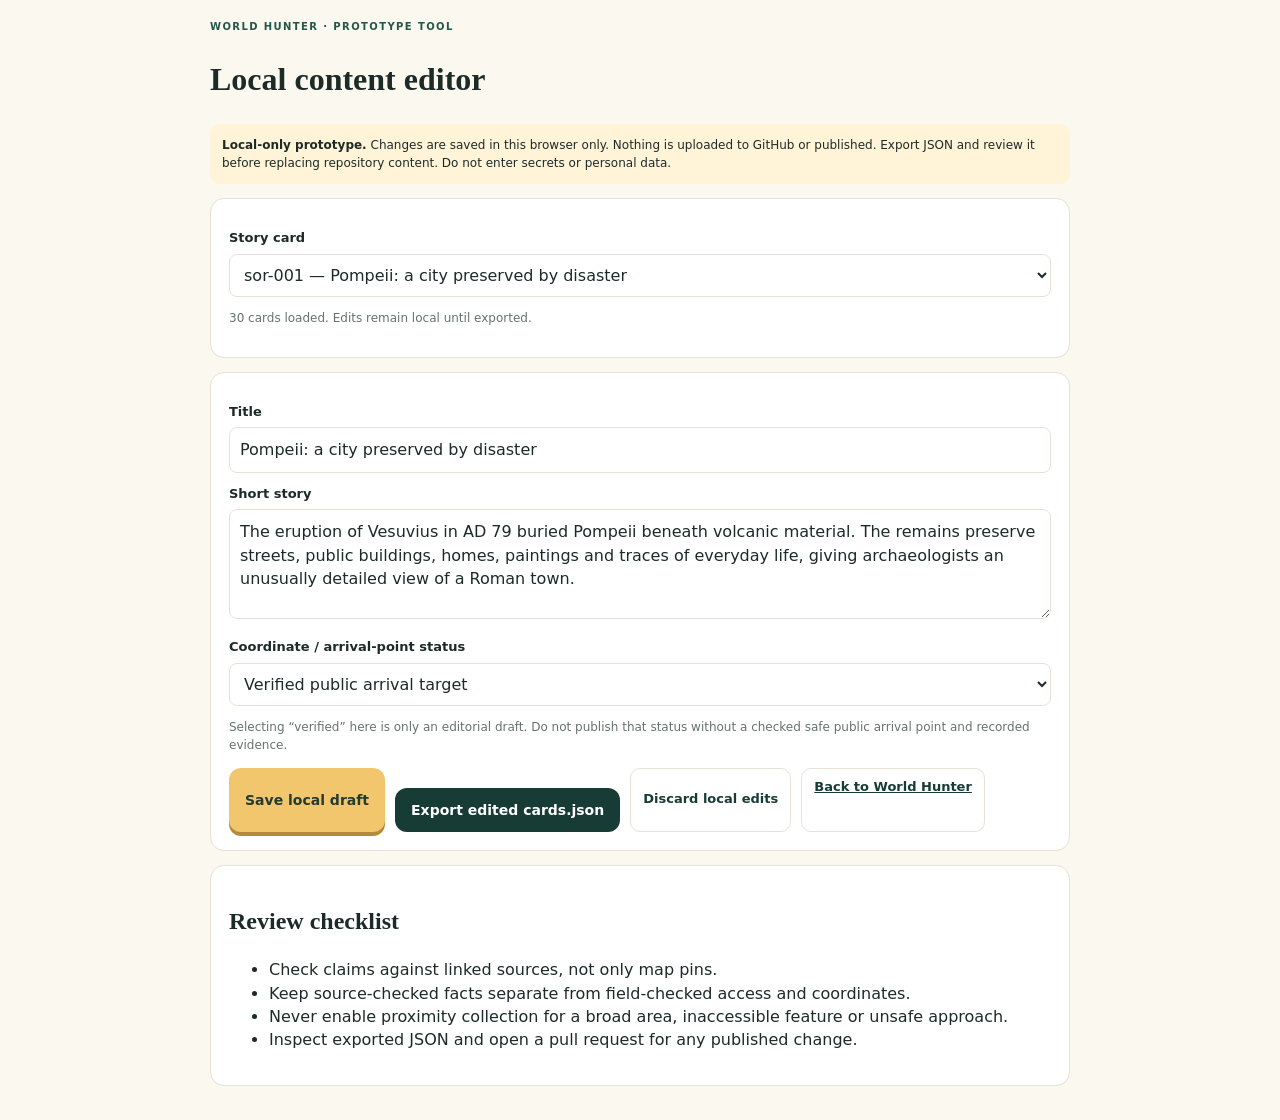
<file: admin.html>
<!doctype html><html lang="en"><head><meta charset="utf-8"><meta name="viewport" content="width=device-width,initial-scale=1"><meta name="theme-color" content="#173c35"><link rel="manifest" href="manifest.webmanifest"><link rel="stylesheet" href="styles.css"><title>World Hunter · Local content editor</title></head><body><main class="admin-page"><p class="eyebrow">WORLD HUNTER · PROTOTYPE TOOL</p><h1>Local content editor</h1><p class="warning-note"><b>Local-only prototype.</b> Changes are saved in this browser only. Nothing is uploaded to GitHub or published. Export JSON and review it before replacing repository content. Do not enter secrets or personal data.</p><div class="admin-panel"><label for="cardSelect">Story card</label><select id="cardSelect"><option>Loading content…</option></select><p id="editorStatus" class="status-note" role="status">Loading the published content pack…</p></div><form id="editorForm" class="admin-panel"><label for="cardTitle">Title</label><input id="cardTitle" required maxlength="160"><label for="cardStory">Short story</label><textarea id="cardStory" required maxlength="4000"></textarea><label for="coordinateStatus">Coordinate / arrival-point status</label><select id="coordinateStatus"><option value="needs_target_verification">Research checked; arrival point unverified</option><option value="verified_target">Verified public arrival target</option><option value="observation_only">Observation only; no proximity collection</option><option value="no_pin">Context story; no standalone map pin</option></select><p class="status-note">Selecting “verified” here is only an editorial draft. Do not publish that status without a checked safe public arrival point and recorded evidence.</p><div class="admin-actions"><button class="primary-button" type="submit">Save local draft</button><button class="secondary-button" id="exportBtn" type="button">Export edited cards.json</button><button class="quiet-button" id="resetBtn" type="button">Discard local edits</button><a class="quiet-button" href="./index.html">Back to World Hunter</a></div></form><div class="admin-panel"><h2>Review checklist</h2><ul><li>Check claims against linked sources, not only map pins.</li><li>Keep source-checked facts separate from field-checked access and coordinates.</li><li>Never enable proximity collection for a broad area, inaccessible feature or unsafe approach.</li><li>Inspect exported JSON and open a pull request for any published change.</li></ul></div></main><script src="admin.js"></script></body></html>
</file>
<file: styles.css>
:root{--forest:#173c35;--forest2:#24574b;--mint:#d8e8d9;--paper:#fbf8ef;--ink:#1d2b28;--muted:#66736d;--gold:#f2c66d;--line:#e6e2d7;--coral:#d86e50;--white:#fff;--shadow:0 12px 32px #172c2410}*{box-sizing:border-box}body{margin:0;background:var(--paper);color:var(--ink);font-family:ui-rounded,"Avenir Next",Avenir,system-ui,-apple-system,sans-serif;line-height:1.45}button,select{font:inherit}button{cursor:pointer}button:focus-visible,select:focus-visible{outline:3px solid #e4a93b;outline-offset:3px}.topbar{height:76px;display:flex;align-items:center;gap:12px;padding:0 max(18px,calc((100vw - 1080px)/2));background:var(--forest);color:white}.brand-mark{width:42px;height:42px;border-radius:14px;display:grid;place-items:center;background:var(--gold);color:var(--forest);font-size:28px}.brand h1{font-size:20px;line-height:1.1;margin:2px 0 0}.eyebrow{font-size:10px;font-weight:800;letter-spacing:.14em;color:var(--forest2);margin:0 0 5px}.topbar .eyebrow{color:#b6d3c4}.icon-button{margin-left:auto;background:#ffffff18;border:1px solid #ffffff38;color:white;border-radius:12px;width:42px;height:42px;font-size:25px}.hero{position:relative;overflow:hidden;background:var(--forest);color:white;padding:26px max(20px,calc((100vw - 1040px)/2)) 34px;min-height:245px;display:flex;justify-content:space-between;gap:20px}.hero h2{font-family:Georgia,serif;font-size:clamp(32px,5vw,48px);line-height:1.04;letter-spacing:-.035em;margin:8px 0 12px}.light{color:var(--gold)}.hero-copy{color:#d3e2d8;max-width:390px;margin:0 0 20px}.hero-actions{display:flex;align-items:center;gap:12px;flex-wrap:wrap}.primary-button,.secondary-button{border:0;border-radius:12px;background:var(--gold);color:#233b32;font-weight:800;padding:12px 16px;box-shadow:0 4px 0 #b48a3f;font-size:14px}.status{font-size:12px;color:#d2e0d8}.hero-art{width:160px;min-width:110px;height:160px;border:1px solid #ffffff38;border-radius:48% 52% 42% 58%;margin:10px 4% 0 0;display:grid;place-items:center;position:relative;color:var(--gold);transform:rotate(-8deg);background:radial-gradient(ellipse at center,#ffffff0c,transparent 65%)}.hero-art b{font-family:Georgia,serif;font-size:96px;font-weight:400;color:#f2c66d35}.hero-art span,.hero-art i{position:absolute;font-size:30px}.hero-art span{top:10px;left:18px}.hero-art i{bottom:14px;right:18px}.tabs{display:flex;gap:6px;padding:12px max(18px,calc((100vw - 1040px)/2));background:#fff;border-bottom:1px solid var(--line);position:sticky;top:0;z-index:500}.tab{border:0;background:transparent;color:var(--muted);padding:10px 14px;border-radius:10px;font-weight:750;font-size:14px}.tab.active{background:var(--mint);color:var(--forest)}.count{display:inline-grid;place-items:center;min-width:20px;height:20px;background:#fff;border-radius:20px;font-size:11px;margin-left:4px}.panel{max-width:1040px;margin:auto;padding:28px 20px 40px}.section-heading{display:flex;justify-content:space-between;align-items:end;gap:12px;margin-bottom:18px}.section-heading h2{font-family:Georgia,serif;font-size:30px;letter-spacing:-.03em;margin:0}.section-heading h3{font-size:20px;margin:0}.section-heading p{margin:4px 0 0}.quiet-button,.text-button{border:1px solid var(--line);background:#fff;border-radius:10px;padding:9px 12px;color:var(--forest);font-weight:700;font-size:13px}.notice{display:flex;gap:10px;padding:12px 14px;background:#fff3d8;border:1px solid #f2dfb2;border-radius:13px;margin:0 0 16px;font-size:12px;color:#594b2f}.notice span{font-size:18px}.notice p{margin:0}.map{height:340px;border-radius:18px;overflow:hidden;border:1px solid #d7ddd5;background:#e6ede2;box-shadow:var(--shadow);position:relative}.map-placeholder{height:100%;display:flex;flex-direction:column;justify-content:center;align-items:center;text-align:center;color:#61776b;padding:20px}.map-placeholder span{font-size:42px}.map-placeholder b{font-family:Georgia,serif;font-size:20px;color:var(--forest)}.map-placeholder p{font-size:13px;max-width:260px}.map-legend{display:flex;gap:16px;align-items:center;flex-wrap:wrap;padding:11px 2px 20px;font-size:11px;color:var(--muted)}.legend-dot{display:inline-block;width:9px;height:9px;border-radius:50%;background:var(--coral);margin-right:5px}.legend-dot.collected{background:var(--forest2)}.section-heading.compact{align-items:center;margin:4px 0 14px}.muted{color:var(--muted);font-size:13px}.section-heading select,.settings-dialog select{padding:9px 10px;border:1px solid var(--line);border-radius:10px;background:white;color:var(--ink)}.discovery-list{display:grid;grid-template-columns:repeat(2,minmax(0,1fr));gap:12px}.discovery-item{display:flex;gap:12px;align-items:start;text-align:left;border:1px solid var(--line);background:white;border-radius:15px;padding:14px;box-shadow:0 3px 12px #182d2205;color:var(--ink);min-width:0}.discovery-item:active{transform:scale(.99)}.discovery-art{width:54px;height:60px;flex-shrink:0;display:grid;place-items:center;border-radius:12px;background:#e4eadb;font-size:25px}.discovery-copy{min-width:0;flex:1}.discovery-copy h4{font-family:Georgia,serif;font-size:17px;line-height:1.2;margin:2px 0 5px}.discovery-copy p{font-size:12px;color:var(--muted);margin:0}.card-meta{font-size:10px;letter-spacing:.1em;text-transform:uppercase;font-weight:800;color:var(--forest2)}.item-bottom{display:flex;justify-content:space-between;gap:8px;align-items:center;margin-top:10px}.pill{display:inline-block;border-radius:20px;background:#e9efe5;color:var(--forest2);padding:4px 7px;font-size:9px;letter-spacing:.08em;font-weight:800}.distance{font-size:11px;color:var(--muted)}.collected-stamp{font-size:10px;color:var(--forest2);font-weight:800}.footnote{font-size:11px;color:#77817b;line-height:1.55;margin-top:20px}.stats-grid{display:grid;grid-template-columns:repeat(3,1fr);gap:12px;margin-bottom:22px}.stat-card{background:white;border:1px solid var(--line);border-radius:15px;padding:15px;display:flex;flex-direction:column;gap:3px}.stat-icon{font-size:19px}.stat-card b{font-size:27px;font-family:Georgia,serif}.stat-card small{font-size:11px;color:var(--muted)}.card-grid{display:grid;grid-template-columns:repeat(2,minmax(0,1fr));gap:12px}.journal-card{border:1px solid var(--line);border-radius:15px;background:#fff;padding:15px}.journal-card .big-art{height:90px;border-radius:11px;display:grid;place-items:center;background:linear-gradient(135deg,#e2eadb,#f6e7bd);font-size:38px;margin-bottom:12px}.journal-card h3{font-family:Georgia,serif;font-size:18px;margin:5px 0}.journal-card p{font-size:12px;color:var(--muted);margin:0}.empty-state{text-align:center;padding:35px 15px;color:var(--muted)}.empty-state span{font-size:38px}.empty-state h3{font-family:Georgia,serif;color:var(--forest);margin:8px}.secondary-button{margin-top:20px;background:var(--forest);color:white;box-shadow:none}.mission-card{display:flex;gap:15px;background:#fff;border:1px solid var(--line);border-radius:17px;padding:17px;margin-bottom:12px}.mission-symbol{display:grid;place-items:center;width:52px;height:52px;flex-shrink:0;background:#e4eadb;border-radius:15px;font-size:25px}.mission-body{flex:1}.mission-body h3{font-family:Georgia,serif;font-size:21px;margin:7px 0 4px}.mission-body p{font-size:13px;color:var(--muted);margin:0 0 13px}.mission-progress{display:flex;justify-content:space-between;align-items:center;gap:10px;font-size:11px}.small-button{border:0;background:var(--mint);color:var(--forest);border-radius:9px;padding:8px 10px;font-weight:800;font-size:11px}.progress-track{height:7px;background:#e8e8dd;border-radius:8px;overflow:hidden;margin:10px 0 6px}.progress-track span{display:block;height:100%;width:0;background:var(--forest2);transition:width .25s}.tip-text{padding:10px;background:#f5f2e6;border-radius:9px;margin-top:10px!important}footer{max-width:1040px;margin:auto;padding:18px 20px 30px;border-top:1px solid var(--line);display:flex;justify-content:space-between;align-items:center;color:#7b857f;font-size:10px;letter-spacing:.1em}.text-button{font-size:12px}.card-dialog,.settings-dialog{width:min(92vw,470px);border:0;padding:0;border-radius:20px;box-shadow:0 25px 80px #091b1590;max-height:90vh;overflow:auto}.card-dialog::backdrop,.settings-dialog::backdrop{background:#102a22b8;backdrop-filter:blur(3px)}.dialog-close{position:absolute;right:12px;top:12px;border:0;background:#ffffffd9;width:34px;height:34px;border-radius:50%;font-size:24px;z-index:2;color:var(--forest)}.dialog-art{height:150px;background:linear-gradient(135deg,#234f43,#8eaa87);display:grid;place-items:center;font-size:65px;color:#f7d681}.dialog-content{padding:23px}.dialog-content h2,.settings-dialog h2{font-family:Georgia,serif;font-size:29px;line-height:1.1;margin:8px 0 12px}.dialog-content>p{font-size:15px;line-height:1.65}.source-box{padding:12px;background:#f2f3eb;border-radius:11px;font-size:12px;line-height:1.5;margin-top:15px}.source-box a{color:#24574b;font-weight:750;overflow-wrap:anywhere}.distance-line{font-size:12px;color:var(--muted);margin:12px 0}.dialog-actions{display:flex;gap:8px;flex-wrap:wrap}.dialog-actions button{flex:1;min-width:130px}.settings-dialog{padding:28px;position:relative}.settings-dialog label{display:block;font-size:13px;font-weight:750;margin:18px 0 8px}.settings-dialog select{width:100%}.toggle-row{display:flex!important;align-items:start;gap:10px;line-height:1.4}.toggle-row input{margin-top:4px}.danger-button{border:1px solid #d9a49a;background:#fff1ed;color:#9d3927;padding:10px 12px;border-radius:10px;font-weight:800;margin-top:8px}.toast{position:fixed;bottom:22px;left:50%;transform:translate(-50%,20px);background:#163b32;color:white;padding:12px 16px;border-radius:12px;box-shadow:var(--shadow);font-size:13px;opacity:0;pointer-events:none;transition:.2s;z-index:2000;max-width:90vw;text-align:center}.toast.show{opacity:1;transform:translate(-50%,0)}.leaflet-popup-content-wrapper{border-radius:12px}.leaflet-popup-content{font-family:inherit;font-size:13px}.leaflet-container{font-family:inherit}.leaflet-control-attribution{font-size:9px!important}@media(max-width:620px){.hero{min-height:0;padding-top:24px;padding-bottom:28px}.hero-art{width:95px;height:110px;min-width:95px;margin:18px 0 0}.hero-art b{font-size:64px}.hero-art span,.hero-art i{font-size:20px}.hero h2{font-size:35px}.hero-copy{font-size:13px}.status{width:100%}.panel{padding:22px 14px 32px}.tabs{padding:9px 10px}.tab{padding:9px 10px;font-size:12px}.map{height:300px}.discovery-list,.card-grid{grid-template-columns:1fr}.discovery-item{padding:12px}.section-heading h2{font-size:27px}.stats-grid{gap:7px}.stat-card{padding:11px}.stat-card b{font-size:23px}.stat-card small{font-size:10px}.mission-card{padding:13px;gap:10px}.mission-symbol{width:42px;height:44px}.section-heading.compact{align-items:start;flex-direction:column}.section-heading.compact select{width:100%}}@media(min-width:900px){.hero-art{margin-right:10%}}
/* Stage 1: compact, accessible mini-quiz inside the mission card */
.quiz-mission .mission-body{min-width:0}.quiz-best{display:inline-block;margin-left:10px;color:var(--muted);font-size:11px}.quiz-topline{display:flex;justify-content:space-between;gap:10px;font-size:11px;color:var(--muted);margin:18px 0 0}.quiz-question{font-family:Georgia,serif;font-size:19px;line-height:1.3;margin:12px 0}.quiz-options{display:grid;gap:8px}.quiz-option{width:100%;text-align:left;padding:11px 12px;border:1px solid var(--line);border-radius:11px;background:#fff;color:var(--ink);font-size:13px;line-height:1.35}.quiz-option:disabled{cursor:default}.quiz-option.answer-correct{border-color:#6b9d75;background:#e7f3e6;color:#214e30}.quiz-option.answer-wrong{border-color:#d98c7b;background:#fff0ec;color:#8c3828}.quiz-feedback{font-size:12px;line-height:1.55;padding:12px;border-radius:10px;margin:12px 0}.quiz-feedback.is-correct{background:#e7f3e6;color:#214e30}.quiz-feedback.is-learning{background:#fff3d8;color:#594b2f}.quiz-result-score{font-family:Georgia,serif;font-size:38px;font-weight:700;color:var(--forest);margin-top:14px}.quiz-mission #quizResult h4{font-family:Georgia,serif;font-size:20px;margin:4px 0 8px}.quiz-mission #quizResult p{font-size:13px;color:var(--muted)}

/* Stage 2: map framing, custom radius, and source-linked local quiz choices */
#customRadius{width:100%;box-sizing:border-box;padding:10px;border:1px solid var(--line);border-radius:10px;background:#fff;color:var(--ink)}
.local-quiz-choice{margin:4px 0}
.local-quiz-card .mission-body{min-width:0}
.local-quiz-card .quiz-options{margin-top:10px}
.map-legend{row-gap:8px}

.location-intro-dialog{max-width:480px}.location-intro-icon{width:58px;height:58px;display:grid;place-items:center;border-radius:18px;background:var(--mint);color:var(--forest);font-size:35px;margin-bottom:16px}.location-intro-dialog>p{font-size:14px;line-height:1.6}.location-intro-actions{display:flex;gap:10px;flex-wrap:wrap;margin-top:18px}.location-intro-actions .primary-button{flex:1;min-width:210px}.location-intro-actions .quiet-button{min-width:100px}

/* v0.6 adventure map */
.map-toolbar{display:flex;justify-content:space-between;align-items:center;gap:10px;margin:0 0 9px;flex-wrap:wrap}.map-mode-label{font-size:12px;color:var(--muted)}.map-toolbar .quiet-button{padding:8px 11px;white-space:nowrap}.legend-pin{display:inline-block;width:12px;height:15px;margin-right:5px;vertical-align:-3px;background:#d5a83f;border:2px solid #fff;border-radius:9px 9px 9px 2px;transform:rotate(-45deg);box-shadow:0 1px 3px #182d2240}.legend-pin.near{background:#e46e4e}.legend-pin.collected{background:#24574b}.legend-avatar{display:inline-block;width:14px;height:14px;border-radius:50%;margin-right:5px;vertical-align:-3px;background:#dce8d4;border:2px solid #24574b}.explorer-location-marker{background:transparent;border:0}.explorer-marker-halo{display:flex;align-items:center;justify-content:center;width:54px;height:62px;position:relative;filter:drop-shadow(0 3px 3px #142a2270)}.explorer-marker-halo:after{content:"";position:absolute;bottom:0;width:12px;height:12px;background:#d9e7d0;border:2px solid #24574b;border-radius:50%;z-index:-1}.explorer-marker-halo img{width:48px;height:56px;object-fit:contain;object-position:center bottom;background:#e6ecd9;border:2px solid #fff;border-radius:50% 50% 45% 45%;box-shadow:0 0 0 2px #24574b}.treasure-marker-wrap{background:transparent;border:0}.treasure-marker{width:36px;height:36px;display:flex;align-items:center;justify-content:center;border-radius:50% 50% 50% 8px;transform:rotate(-45deg);background:#e3b34c;border:3px solid #fff;box-shadow:0 3px 7px #142a2266;color:#4b3811;font-size:20px;font-weight:900;outline:1px solid #b1842e}.treasure-marker i{font-style:normal;transform:rotate(45deg)}.treasure-marker.is-near{background:#e46e4e;color:white;outline-color:#bd5237;animation:treasure-pulse 1.8s ease-in-out infinite}.treasure-marker.is-collected{background:#24574b;color:#fff;outline-color:#173c35}.treasure-marker{line-height:1}@keyframes treasure-pulse{0%,100%{box-shadow:0 3px 7px #142a2266,0 0 0 0 #e46e4e55}50%{box-shadow:0 3px 7px #142a2266,0 0 0 8px #e46e4e00}}.leaflet-popup-content button{margin-top:7px;border:0;border-radius:8px;background:#173c35;color:#fff;padding:7px 10px;font-weight:750}@media(max-width:620px){.map-toolbar{align-items:stretch}.map-mode-label{flex:1;align-self:center}.map-toolbar .quiet-button{padding:8px;font-size:12px}}

/* Release 0.7: persistent quiz journal and local-only content editor */
.quiz-history-panel{margin:18px 0 24px;padding:16px;background:#f1f2e9;border:1px solid var(--line);border-radius:15px}.quiz-history-panel .section-heading{margin-bottom:8px}.quiz-history-item{padding:10px 0;border-top:1px solid var(--line);font-size:12px}.quiz-history-item summary{cursor:pointer;font-weight:800;color:var(--forest2)}.quiz-history-answers{padding:4px 0 0 12px;line-height:1.5;color:var(--muted)}.quiz-history-answers p{margin:8px 0}.admin-link{color:var(--forest2);text-decoration:underline;margin-left:12px}.admin-page{max-width:900px;margin:0 auto;padding:20px}.admin-page h1,.admin-page h2{font-family:Georgia,serif}.admin-panel{background:#fff;border:1px solid var(--line);border-radius:14px;padding:18px;margin:14px 0}.admin-page label{display:block;font-weight:750;font-size:13px;margin:12px 0 6px}.admin-page input,.admin-page textarea,.admin-page select{box-sizing:border-box;width:100%;padding:10px;border:1px solid var(--line);border-radius:8px;font:inherit;background:white;color:var(--ink)}.admin-page textarea{min-height:110px;resize:vertical}.admin-actions{display:flex;gap:10px;flex-wrap:wrap;margin-top:14px}.admin-page .status-note{font-size:12px;color:var(--muted);line-height:1.5}.admin-page .warning-note{background:#fff3d8;border-radius:10px;padding:12px;font-size:12px;line-height:1.5}

/* v0.8b cartographic explorer styling */
.leaflet-tile-pane{filter:sepia(.22) saturate(.82) contrast(.98)}
.explorer-location-marker{background:transparent;border:0!important;filter:drop-shadow(0 4px 3px #172c2438)}
.explorer-marker-halo{display:flex;align-items:center;justify-content:center;width:64px;height:76px;position:relative;overflow:visible}
.explorer-marker-halo:before{content:"";position:absolute;inset:4px 5px 7px;border:2px solid #fff;border-radius:50%;background:#dce8d5;box-shadow:0 0 0 3px #315d50,0 0 0 8px #315d5030}
.explorer-marker-halo svg{position:relative;width:64px;height:76px;overflow:visible}

/* Experimental v0.9 MapLibre tilted explorer mode */
#map{isolation:isolate;overflow:hidden;border-radius:16px;background:#e6e2d4}.map-controls{display:flex;gap:7px;flex-wrap:wrap}.maplibregl-map{font:inherit}.maplibregl-ctrl-group{border-radius:10px!important;overflow:hidden;box-shadow:0 2px 8px #173c3526!important}.maplibregl-ctrl-attrib{font-size:10px!important}.explorer-location-marker{width:64px;height:76px;background:transparent;border:0;cursor:pointer;filter:drop-shadow(0 4px 3px #172c2438)}.explorer-marker-halo{display:flex;width:64px;height:76px;align-items:center;justify-content:center;position:relative}.explorer-marker-halo:before{content:"";position:absolute;inset:4px 5px 7px;border:2px solid #fff;border-radius:50%;background:#dce8d5;box-shadow:0 0 0 3px #315d50,0 0 0 8px #315d5030}.explorer-marker-halo svg{position:relative;width:64px;height:76px;overflow:visible}.maplibre-treasure-marker{padding:0;border:0;background:transparent;cursor:pointer}.maplibregl-popup-content{font:13px/1.5 system-ui,sans-serif;border-radius:12px;padding:12px}.maplibregl-popup-content button{margin-top:7px;border:0;border-radius:8px;background:#173c35;color:white;padding:7px 10px;font-weight:750}@media(max-width:620px){.map-controls{width:100%;justify-content:space-between}.map-controls button{font-size:11px;padding:8px}}
</file>
